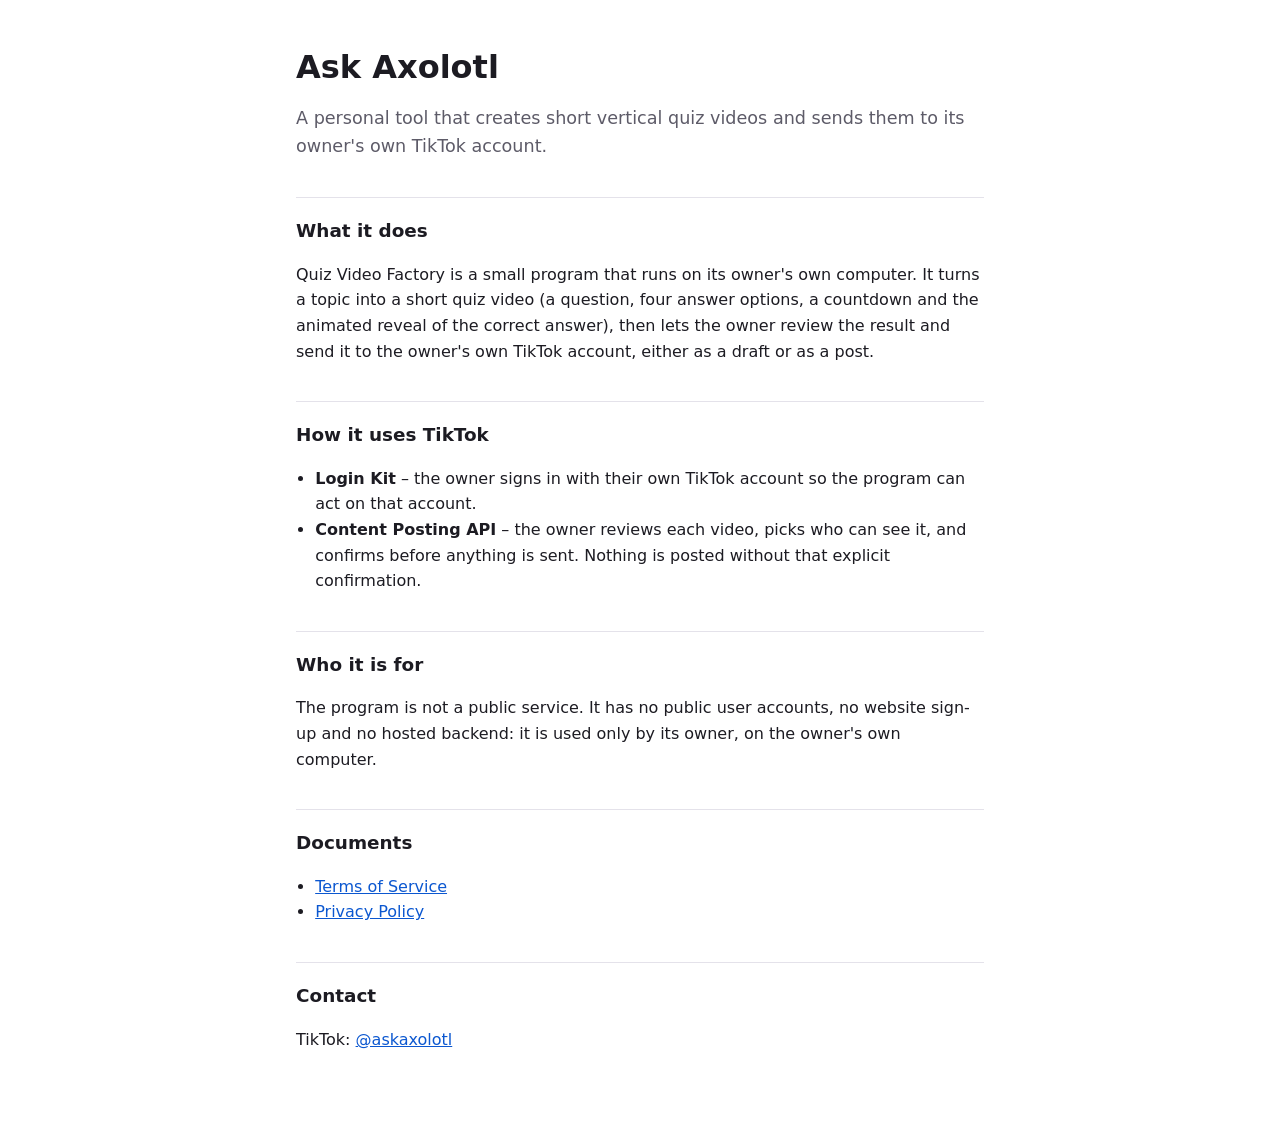
<file: index.html>
<!doctype html>
<html lang="en">
<head>
<meta charset="utf-8">
<meta name="viewport" content="width=device-width, initial-scale=1">
<title>Ask Axolotl – Quiz Video Factory</title>
<meta name="description" content="Ask Axolotl is a personal tool that creates short vertical quiz videos and sends them to the owner's own TikTok account.">
<link rel="stylesheet" href="style.css">
</head>
<body>
<main>
  <h1>Ask Axolotl</h1>
  <p class="lead">A personal tool that creates short vertical quiz videos and sends them to its owner's own TikTok account.</p>

  <h2>What it does</h2>
  <p>Quiz Video Factory is a small program that runs on its owner's own computer. It turns a topic into a short quiz video (a question, four answer options, a countdown and the animated reveal of the correct answer), then lets the owner review the result and send it to the owner's own TikTok account, either as a draft or as a post.</p>

  <h2>How it uses TikTok</h2>
  <ul>
    <li><strong>Login Kit</strong> – the owner signs in with their own TikTok account so the program can act on that account.</li>
    <li><strong>Content Posting API</strong> – the owner reviews each video, picks who can see it, and confirms before anything is sent. Nothing is posted without that explicit confirmation.</li>
  </ul>

  <h2>Who it is for</h2>
  <p>The program is not a public service. It has no public user accounts, no website sign-up and no hosted backend: it is used only by its owner, on the owner's own computer.</p>

  <h2>Documents</h2>
  <ul>
    <li><a href="terms.html">Terms of Service</a></li>
    <li><a href="privacy.html">Privacy Policy</a></li>
  </ul>

  <h2>Contact</h2>
  <p>TikTok: <a href="https://www.tiktok.com/@askaxolotl">@askaxolotl</a></p>
</main>
</body>
</html>
</file>
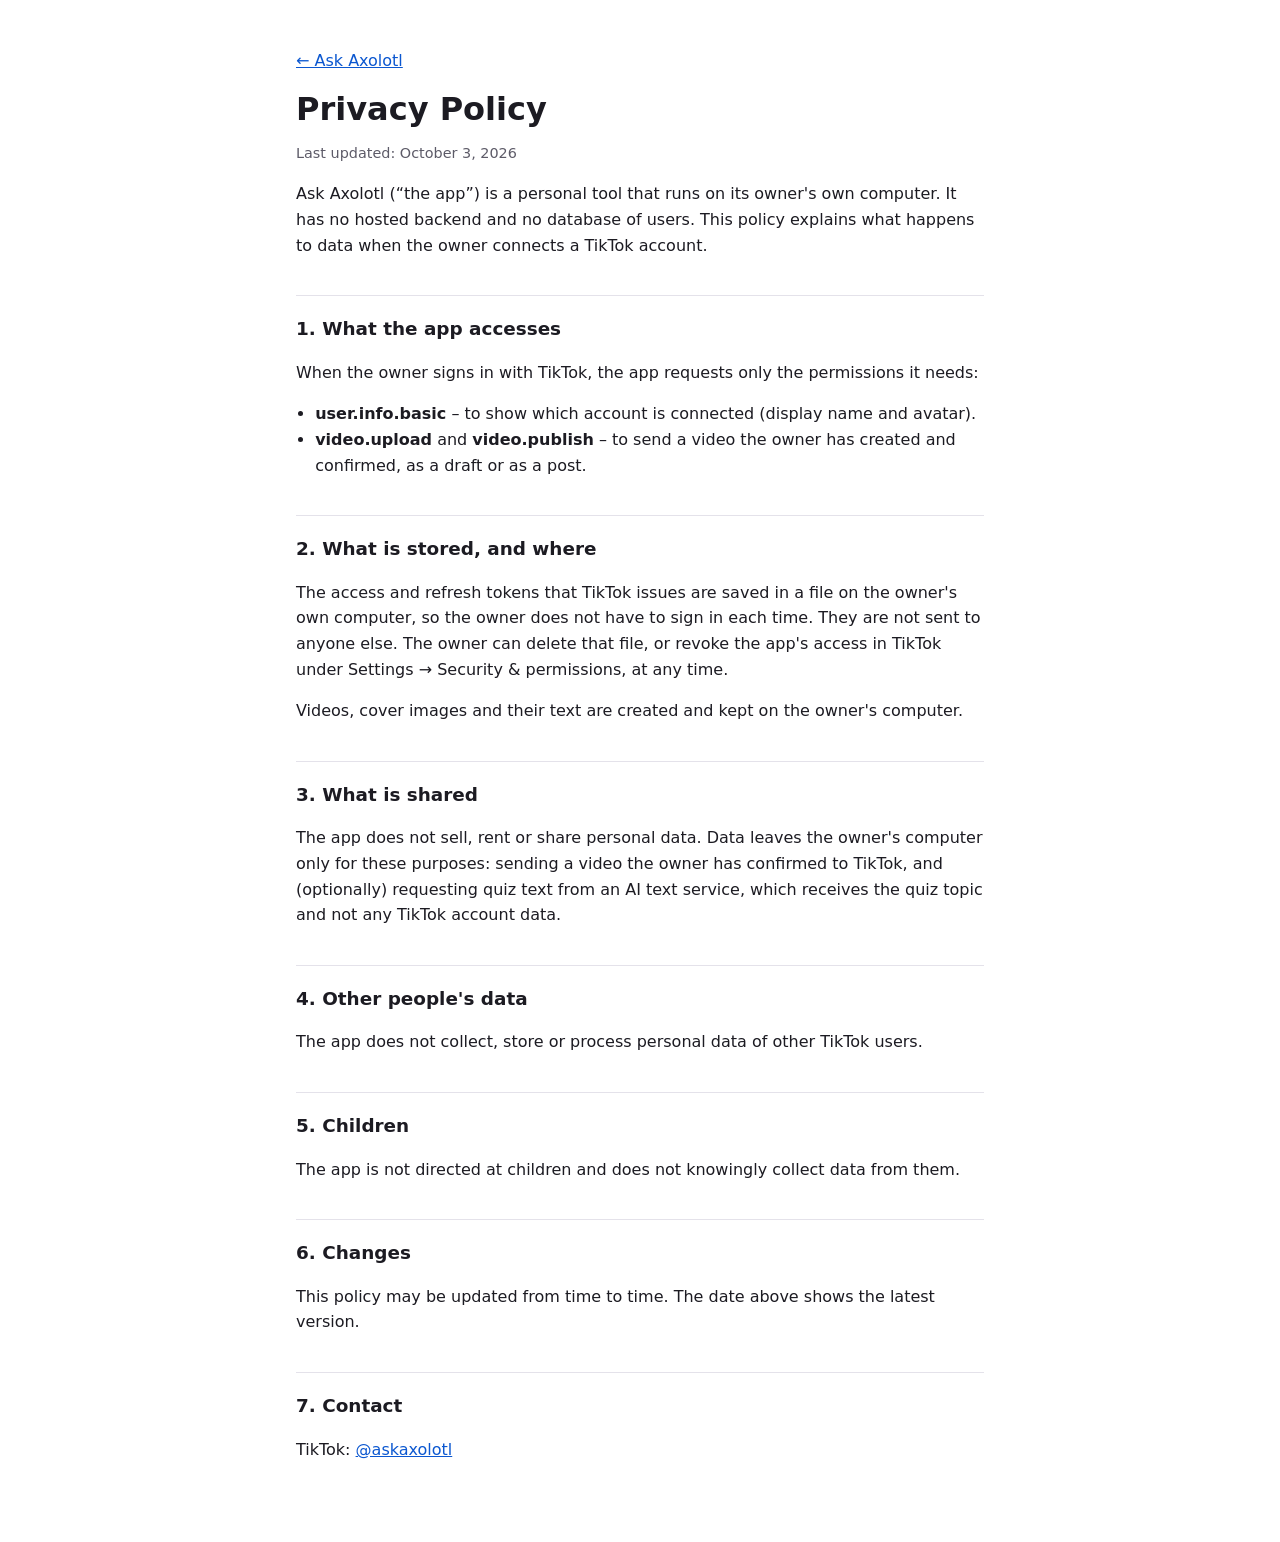
<file: privacy.html>
<!doctype html>
<html lang="en">
<head>
<meta charset="utf-8">
<meta name="viewport" content="width=device-width, initial-scale=1">
<title>Privacy Policy – Ask Axolotl</title>
<link rel="stylesheet" href="style.css">
</head>
<body>
<main>
  <p><a href="index.html">&larr; Ask Axolotl</a></p>
  <h1>Privacy Policy</h1>
  <p class="meta">Last updated: October 3, 2026</p>

  <p>Ask Axolotl (&ldquo;the app&rdquo;) is a personal tool that runs on its owner's own computer. It has no hosted backend and no database of users. This policy explains what happens to data when the owner connects a TikTok account.</p>

  <h2>1. What the app accesses</h2>
  <p>When the owner signs in with TikTok, the app requests only the permissions it needs:</p>
  <ul>
    <li><strong>user.info.basic</strong> – to show which account is connected (display name and avatar).</li>
    <li><strong>video.upload</strong> and <strong>video.publish</strong> – to send a video the owner has created and confirmed, as a draft or as a post.</li>
  </ul>

  <h2>2. What is stored, and where</h2>
  <p>The access and refresh tokens that TikTok issues are saved in a file on the owner's own computer, so the owner does not have to sign in each time. They are not sent to anyone else. The owner can delete that file, or revoke the app's access in TikTok under Settings &rarr; Security &amp; permissions, at any time.</p>
  <p>Videos, cover images and their text are created and kept on the owner's computer.</p>

  <h2>3. What is shared</h2>
  <p>The app does not sell, rent or share personal data. Data leaves the owner's computer only for these purposes: sending a video the owner has confirmed to TikTok, and (optionally) requesting quiz text from an AI text service, which receives the quiz topic and not any TikTok account data.</p>

  <h2>4. Other people's data</h2>
  <p>The app does not collect, store or process personal data of other TikTok users.</p>

  <h2>5. Children</h2>
  <p>The app is not directed at children and does not knowingly collect data from them.</p>

  <h2>6. Changes</h2>
  <p>This policy may be updated from time to time. The date above shows the latest version.</p>

  <h2>7. Contact</h2>
  <p>TikTok: <a href="https://www.tiktok.com/@askaxolotl">@askaxolotl</a></p>
</main>
</body>
</html>
</file>
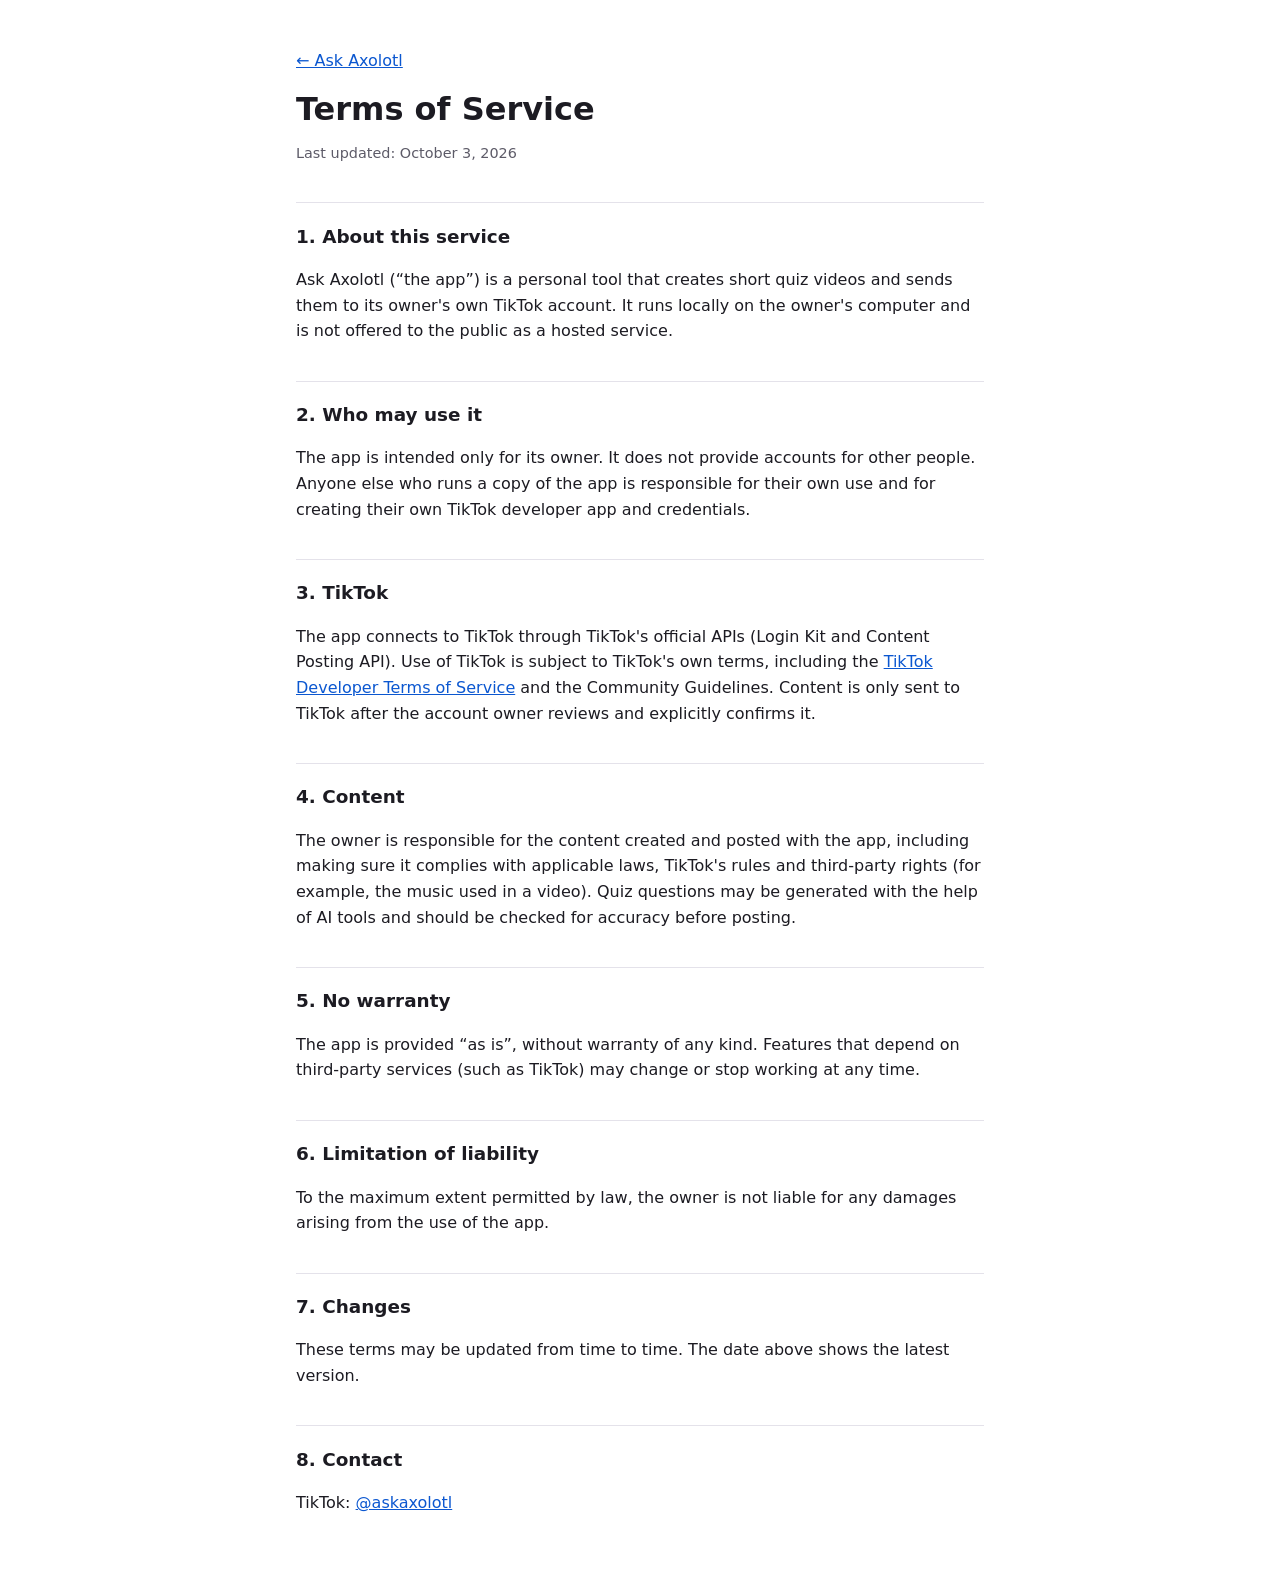
<file: terms.html>
<!doctype html>
<html lang="en">
<head>
<meta charset="utf-8">
<meta name="viewport" content="width=device-width, initial-scale=1">
<title>Terms of Service – Ask Axolotl</title>
<link rel="stylesheet" href="style.css">
</head>
<body>
<main>
  <p><a href="index.html">&larr; Ask Axolotl</a></p>
  <h1>Terms of Service</h1>
  <p class="meta">Last updated: October 3, 2026</p>

  <h2>1. About this service</h2>
  <p>Ask Axolotl (&ldquo;the app&rdquo;) is a personal tool that creates short quiz videos and sends them to its owner's own TikTok account. It runs locally on the owner's computer and is not offered to the public as a hosted service.</p>

  <h2>2. Who may use it</h2>
  <p>The app is intended only for its owner. It does not provide accounts for other people. Anyone else who runs a copy of the app is responsible for their own use and for creating their own TikTok developer app and credentials.</p>

  <h2>3. TikTok</h2>
  <p>The app connects to TikTok through TikTok's official APIs (Login Kit and Content Posting API). Use of TikTok is subject to TikTok's own terms, including the <a href="https://www.tiktok.com/legal/tik-tok-developer-terms-of-service">TikTok Developer Terms of Service</a> and the Community Guidelines. Content is only sent to TikTok after the account owner reviews and explicitly confirms it.</p>

  <h2>4. Content</h2>
  <p>The owner is responsible for the content created and posted with the app, including making sure it complies with applicable laws, TikTok's rules and third-party rights (for example, the music used in a video). Quiz questions may be generated with the help of AI tools and should be checked for accuracy before posting.</p>

  <h2>5. No warranty</h2>
  <p>The app is provided &ldquo;as is&rdquo;, without warranty of any kind. Features that depend on third-party services (such as TikTok) may change or stop working at any time.</p>

  <h2>6. Limitation of liability</h2>
  <p>To the maximum extent permitted by law, the owner is not liable for any damages arising from the use of the app.</p>

  <h2>7. Changes</h2>
  <p>These terms may be updated from time to time. The date above shows the latest version.</p>

  <h2>8. Contact</h2>
  <p>TikTok: <a href="https://www.tiktok.com/@askaxolotl">@askaxolotl</a></p>
</main>
</body>
</html>
</file>
<file: style.css>
:root{--bg:#fff;--fg:#1c1b22;--muted:#5d5b68;--link:#0b57d0;--line:#e4e2ea}
@media (prefers-color-scheme:dark){:root{--bg:#15141b;--fg:#ecebf2;--muted:#a3a1b0;--link:#8ab4f8;--line:#2e2c3a}}
*{box-sizing:border-box}
body{margin:0;background:var(--bg);color:var(--fg);font:16px/1.6 system-ui,-apple-system,"Segoe UI",Roboto,sans-serif}
main{max-width:720px;margin:0 auto;padding:32px 16px 64px}
h1{font-size:2rem;line-height:1.2;margin:.5em 0 .25em}
h2{font-size:1.15rem;margin:2em 0 .4em;padding-top:1em;border-top:1px solid var(--line)}
.lead{font-size:1.1rem;color:var(--muted)}
.meta{color:var(--muted);font-size:.9rem}
a{color:var(--link)}
ul{padding-left:1.2em}
</file>
